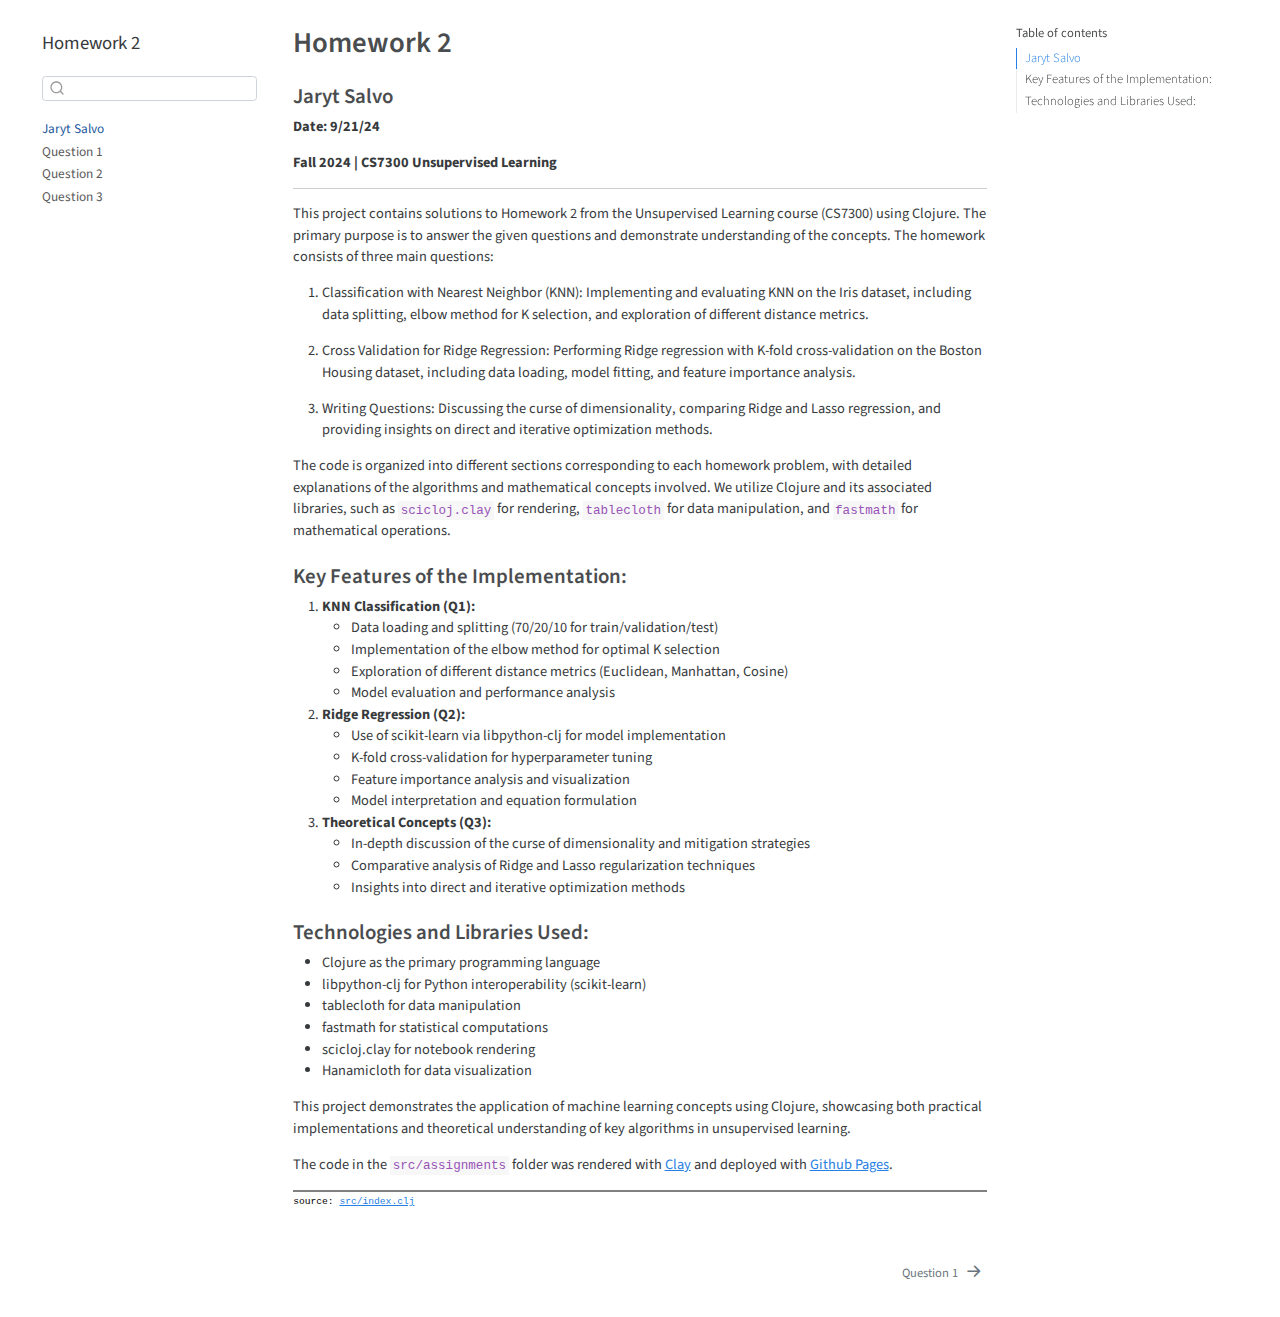
<file: docs/index.html>
<!DOCTYPE html>
<html xmlns="http://www.w3.org/1999/xhtml" lang="en" xml:lang="en"><head>

<meta charset="utf-8">
<meta name="generator" content="quarto-1.3.450">

<meta name="viewport" content="width=device-width, initial-scale=1.0, user-scalable=yes">


<title>Homework 2</title>
<style>
code{white-space: pre-wrap;}
span.smallcaps{font-variant: small-caps;}
div.columns{display: flex; gap: min(4vw, 1.5em);}
div.column{flex: auto; overflow-x: auto;}
div.hanging-indent{margin-left: 1.5em; text-indent: -1.5em;}
ul.task-list{list-style: none;}
ul.task-list li input[type="checkbox"] {
  width: 0.8em;
  margin: 0 0.8em 0.2em -1em; /* quarto-specific, see https://github.com/quarto-dev/quarto-cli/issues/4556 */ 
  vertical-align: middle;
}
</style>


<script src="site_libs/quarto-nav/quarto-nav.js"></script>
<script src="site_libs/quarto-nav/headroom.min.js"></script>
<script src="site_libs/clipboard/clipboard.min.js"></script>
<script src="site_libs/quarto-search/autocomplete.umd.js"></script>
<script src="site_libs/quarto-search/fuse.min.js"></script>
<script src="site_libs/quarto-search/quarto-search.js"></script>
<meta name="quarto:offset" content="./">
<link href="./assignments.hw2.q1.html" rel="next">
<script src="site_libs/quarto-html/quarto.js"></script>
<script src="site_libs/quarto-html/popper.min.js"></script>
<script src="site_libs/quarto-html/tippy.umd.min.js"></script>
<script src="site_libs/quarto-html/anchor.min.js"></script>
<link href="site_libs/quarto-html/tippy.css" rel="stylesheet">
<link href="site_libs/quarto-html/quarto-syntax-highlighting.css" rel="stylesheet" id="quarto-text-highlighting-styles">
<script src="site_libs/bootstrap/bootstrap.min.js"></script>
<link href="site_libs/bootstrap/bootstrap-icons.css" rel="stylesheet">
<link href="site_libs/bootstrap/bootstrap.min.css" rel="stylesheet" id="quarto-bootstrap" data-mode="light">
<script id="quarto-search-options" type="application/json">{
  "location": "sidebar",
  "copy-button": false,
  "collapse-after": 3,
  "panel-placement": "start",
  "type": "textbox",
  "limit": 20,
  "language": {
    "search-no-results-text": "No results",
    "search-matching-documents-text": "matching documents",
    "search-copy-link-title": "Copy link to search",
    "search-hide-matches-text": "Hide additional matches",
    "search-more-match-text": "more match in this document",
    "search-more-matches-text": "more matches in this document",
    "search-clear-button-title": "Clear",
    "search-detached-cancel-button-title": "Cancel",
    "search-submit-button-title": "Submit",
    "search-label": "Search"
  }
}</script>
<link rel="icon" href="data:,">


</head>

<body class="nav-sidebar floating">

<div id="quarto-search-results"></div>
  <header id="quarto-header" class="headroom fixed-top">
  <nav class="quarto-secondary-nav">
    <div class="container-fluid d-flex">
      <button type="button" class="quarto-btn-toggle btn" data-bs-toggle="collapse" data-bs-target="#quarto-sidebar,#quarto-sidebar-glass" aria-controls="quarto-sidebar" aria-expanded="false" aria-label="Toggle sidebar navigation" onclick="if (window.quartoToggleHeadroom) { window.quartoToggleHeadroom(); }">
        <i class="bi bi-layout-text-sidebar-reverse"></i>
      </button>
      <nav class="quarto-page-breadcrumbs" aria-label="breadcrumb"><ol class="breadcrumb"><li class="breadcrumb-item"><a href="./index.html"><span class="chapter-title">Jaryt Salvo</span></a></li></ol></nav>
      <a class="flex-grow-1" role="button" data-bs-toggle="collapse" data-bs-target="#quarto-sidebar,#quarto-sidebar-glass" aria-controls="quarto-sidebar" aria-expanded="false" aria-label="Toggle sidebar navigation" onclick="if (window.quartoToggleHeadroom) { window.quartoToggleHeadroom(); }">      
      </a>
      <button type="button" class="btn quarto-search-button" aria-label="" onclick="window.quartoOpenSearch();">
        <i class="bi bi-search"></i>
      </button>
    </div>
  </nav>
</header>
<!-- content -->
<div id="quarto-content" class="quarto-container page-columns page-rows-contents page-layout-article">
<!-- sidebar -->
  <nav id="quarto-sidebar" class="sidebar collapse collapse-horizontal sidebar-navigation floating overflow-auto">
    <div class="pt-lg-2 mt-2 text-left sidebar-header">
    <div class="sidebar-title mb-0 py-0">
      <a href="./">Homework 2</a> 
    </div>
      </div>
        <div class="mt-2 flex-shrink-0 align-items-center">
        <div class="sidebar-search">
        <div id="quarto-search" class="" title="Search"></div>
        </div>
        </div>
    <div class="sidebar-menu-container"> 
    <ul class="list-unstyled mt-1">
        <li class="sidebar-item">
  <div class="sidebar-item-container"> 
  <a href="./index.html" class="sidebar-item-text sidebar-link active"><span class="chapter-title">Jaryt Salvo</span></a>
  </div>
</li>
        <li class="sidebar-item">
  <div class="sidebar-item-container"> 
  <a href="./assignments.hw2.q1.html" class="sidebar-item-text sidebar-link"><span class="chapter-title">Question 1</span></a>
  </div>
</li>
        <li class="sidebar-item">
  <div class="sidebar-item-container"> 
  <a href="./assignments.hw2.q2.html" class="sidebar-item-text sidebar-link"><span class="chapter-title">Question 2</span></a>
  </div>
</li>
        <li class="sidebar-item">
  <div class="sidebar-item-container"> 
  <a href="./assignments.hw2.q3.html" class="sidebar-item-text sidebar-link"><span class="chapter-title">Question 3</span></a>
  </div>
</li>
    </ul>
    </div>
</nav>
<div id="quarto-sidebar-glass" data-bs-toggle="collapse" data-bs-target="#quarto-sidebar,#quarto-sidebar-glass"></div>
<!-- margin-sidebar -->
    <div id="quarto-margin-sidebar" class="sidebar margin-sidebar">
        <nav id="TOC" role="doc-toc" class="toc-active">
    <h2 id="toc-title">Table of contents</h2>
   
  <ul>
  <li><a href="#jaryt-salvo" id="toc-jaryt-salvo" class="nav-link active" data-scroll-target="#jaryt-salvo">Jaryt Salvo</a></li>
  <li><a href="#key-features-of-the-implementation" id="toc-key-features-of-the-implementation" class="nav-link" data-scroll-target="#key-features-of-the-implementation">Key Features of the Implementation:</a></li>
  <li><a href="#technologies-and-libraries-used" id="toc-technologies-and-libraries-used" class="nav-link" data-scroll-target="#technologies-and-libraries-used">Technologies and Libraries Used:</a></li>
  </ul>
</nav>
    </div>
<!-- main -->
<main class="content" id="quarto-document-content">

<header id="title-block-header" class="quarto-title-block default">
<div class="quarto-title">
<h1 class="title">Homework 2</h1>
</div>



<div class="quarto-title-meta">

    
  
    
  </div>
  

</header>

<style></style>
<style>.printedClojure .sourceCode {
  background-color: transparent;
  border-style: none;
}
</style>
<style>.clay-limit-image-width .clay-image {max-width: 100%}
.clay-side-by-side .sourceCode {margin: 0}
.clay-side-by-side {margin: 1em 0}
</style>
<script src="index_files/md-default0.js" type="text/javascript"></script>
<script src="index_files/md-default1.js" type="text/javascript"></script>
<section id="jaryt-salvo" class="level3">
<h3 class="anchored" data-anchor-id="jaryt-salvo">Jaryt Salvo</h3>
<p><strong>Date:</strong> <strong>9/21/24</strong></p>
<p><strong>Fall 2024 | CS7300 Unsupervised Learning</strong></p>
<hr>
<p>This project contains solutions to Homework 2 from the Unsupervised Learning course (CS7300) using Clojure. The primary purpose is to answer the given questions and demonstrate understanding of the concepts. The homework consists of three main questions:</p>
<ol type="1">
<li><p>Classification with Nearest Neighbor (KNN): Implementing and evaluating KNN on the Iris dataset, including data splitting, elbow method for K selection, and exploration of different distance metrics.</p></li>
<li><p>Cross Validation for Ridge Regression: Performing Ridge regression with K-fold cross-validation on the Boston Housing dataset, including data loading, model fitting, and feature importance analysis.</p></li>
<li><p>Writing Questions: Discussing the curse of dimensionality, comparing Ridge and Lasso regression, and providing insights on direct and iterative optimization methods.</p></li>
</ol>
<p>The code is organized into different sections corresponding to each homework problem, with detailed explanations of the algorithms and mathematical concepts involved. We utilize Clojure and its associated libraries, such as <code>scicloj.clay</code> for rendering, <code>tablecloth</code> for data manipulation, and <code>fastmath</code> for mathematical operations.</p>
</section>
<section id="key-features-of-the-implementation" class="level3">
<h3 class="anchored" data-anchor-id="key-features-of-the-implementation">Key Features of the Implementation:</h3>
<ol type="1">
<li><strong>KNN Classification (Q1):</strong>
<ul>
<li>Data loading and splitting (70/20/10 for train/validation/test)</li>
<li>Implementation of the elbow method for optimal K selection</li>
<li>Exploration of different distance metrics (Euclidean, Manhattan, Cosine)</li>
<li>Model evaluation and performance analysis</li>
</ul></li>
<li><strong>Ridge Regression (Q2):</strong>
<ul>
<li>Use of scikit-learn via libpython-clj for model implementation</li>
<li>K-fold cross-validation for hyperparameter tuning</li>
<li>Feature importance analysis and visualization</li>
<li>Model interpretation and equation formulation</li>
</ul></li>
<li><strong>Theoretical Concepts (Q3):</strong>
<ul>
<li>In-depth discussion of the curse of dimensionality and mitigation strategies</li>
<li>Comparative analysis of Ridge and Lasso regularization techniques</li>
<li>Insights into direct and iterative optimization methods</li>
</ul></li>
</ol>
</section>
<section id="technologies-and-libraries-used" class="level3">
<h3 class="anchored" data-anchor-id="technologies-and-libraries-used">Technologies and Libraries Used:</h3>
<ul>
<li>Clojure as the primary programming language</li>
<li>libpython-clj for Python interoperability (scikit-learn)</li>
<li>tablecloth for data manipulation</li>
<li>fastmath for statistical computations</li>
<li>scicloj.clay for notebook rendering</li>
<li>Hanamicloth for data visualization</li>
</ul>
<p>This project demonstrates the application of machine learning concepts using Clojure, showcasing both practical implementations and theoretical understanding of key algorithms in unsupervised learning.</p>
<p>The code in the <code>src/assignments</code> folder was rendered with <a href="https://scicloj.github.io/clay/">Clay</a> and deployed with <a href="https://pages.github.com/">Github Pages</a>.</p>
<div style="background-color:grey;height:2px;width:100%;"></div>
<div><pre><small><small>source: <a href="https://github.com/adabwana/f24-cs7300-hw2/blob/master/src/index.clj">src/index.clj</a></small></small></pre></div>


</section>

</main> <!-- /main -->
<script id="quarto-html-after-body" type="application/javascript">
window.document.addEventListener("DOMContentLoaded", function (event) {
  const toggleBodyColorMode = (bsSheetEl) => {
    const mode = bsSheetEl.getAttribute("data-mode");
    const bodyEl = window.document.querySelector("body");
    if (mode === "dark") {
      bodyEl.classList.add("quarto-dark");
      bodyEl.classList.remove("quarto-light");
    } else {
      bodyEl.classList.add("quarto-light");
      bodyEl.classList.remove("quarto-dark");
    }
  }
  const toggleBodyColorPrimary = () => {
    const bsSheetEl = window.document.querySelector("link#quarto-bootstrap");
    if (bsSheetEl) {
      toggleBodyColorMode(bsSheetEl);
    }
  }
  toggleBodyColorPrimary();  
  const icon = "";
  const anchorJS = new window.AnchorJS();
  anchorJS.options = {
    placement: 'right',
    icon: icon
  };
  anchorJS.add('.anchored');
  const isCodeAnnotation = (el) => {
    for (const clz of el.classList) {
      if (clz.startsWith('code-annotation-')) {                     
        return true;
      }
    }
    return false;
  }
  const clipboard = new window.ClipboardJS('.code-copy-button', {
    text: function(trigger) {
      const codeEl = trigger.previousElementSibling.cloneNode(true);
      for (const childEl of codeEl.children) {
        if (isCodeAnnotation(childEl)) {
          childEl.remove();
        }
      }
      return codeEl.innerText;
    }
  });
  clipboard.on('success', function(e) {
    // button target
    const button = e.trigger;
    // don't keep focus
    button.blur();
    // flash "checked"
    button.classList.add('code-copy-button-checked');
    var currentTitle = button.getAttribute("title");
    button.setAttribute("title", "Copied!");
    let tooltip;
    if (window.bootstrap) {
      button.setAttribute("data-bs-toggle", "tooltip");
      button.setAttribute("data-bs-placement", "left");
      button.setAttribute("data-bs-title", "Copied!");
      tooltip = new bootstrap.Tooltip(button, 
        { trigger: "manual", 
          customClass: "code-copy-button-tooltip",
          offset: [0, -8]});
      tooltip.show();    
    }
    setTimeout(function() {
      if (tooltip) {
        tooltip.hide();
        button.removeAttribute("data-bs-title");
        button.removeAttribute("data-bs-toggle");
        button.removeAttribute("data-bs-placement");
      }
      button.setAttribute("title", currentTitle);
      button.classList.remove('code-copy-button-checked');
    }, 1000);
    // clear code selection
    e.clearSelection();
  });
  function tippyHover(el, contentFn) {
    const config = {
      allowHTML: true,
      content: contentFn,
      maxWidth: 500,
      delay: 100,
      arrow: false,
      appendTo: function(el) {
          return el.parentElement;
      },
      interactive: true,
      interactiveBorder: 10,
      theme: 'quarto',
      placement: 'bottom-start'
    };
    window.tippy(el, config); 
  }
  const noterefs = window.document.querySelectorAll('a[role="doc-noteref"]');
  for (var i=0; i<noterefs.length; i++) {
    const ref = noterefs[i];
    tippyHover(ref, function() {
      // use id or data attribute instead here
      let href = ref.getAttribute('data-footnote-href') || ref.getAttribute('href');
      try { href = new URL(href).hash; } catch {}
      const id = href.replace(/^#\/?/, "");
      const note = window.document.getElementById(id);
      return note.innerHTML;
    });
  }
      let selectedAnnoteEl;
      const selectorForAnnotation = ( cell, annotation) => {
        let cellAttr = 'data-code-cell="' + cell + '"';
        let lineAttr = 'data-code-annotation="' +  annotation + '"';
        const selector = 'span[' + cellAttr + '][' + lineAttr + ']';
        return selector;
      }
      const selectCodeLines = (annoteEl) => {
        const doc = window.document;
        const targetCell = annoteEl.getAttribute("data-target-cell");
        const targetAnnotation = annoteEl.getAttribute("data-target-annotation");
        const annoteSpan = window.document.querySelector(selectorForAnnotation(targetCell, targetAnnotation));
        const lines = annoteSpan.getAttribute("data-code-lines").split(",");
        const lineIds = lines.map((line) => {
          return targetCell + "-" + line;
        })
        let top = null;
        let height = null;
        let parent = null;
        if (lineIds.length > 0) {
            //compute the position of the single el (top and bottom and make a div)
            const el = window.document.getElementById(lineIds[0]);
            top = el.offsetTop;
            height = el.offsetHeight;
            parent = el.parentElement.parentElement;
          if (lineIds.length > 1) {
            const lastEl = window.document.getElementById(lineIds[lineIds.length - 1]);
            const bottom = lastEl.offsetTop + lastEl.offsetHeight;
            height = bottom - top;
          }
          if (top !== null && height !== null && parent !== null) {
            // cook up a div (if necessary) and position it 
            let div = window.document.getElementById("code-annotation-line-highlight");
            if (div === null) {
              div = window.document.createElement("div");
              div.setAttribute("id", "code-annotation-line-highlight");
              div.style.position = 'absolute';
              parent.appendChild(div);
            }
            div.style.top = top - 2 + "px";
            div.style.height = height + 4 + "px";
            let gutterDiv = window.document.getElementById("code-annotation-line-highlight-gutter");
            if (gutterDiv === null) {
              gutterDiv = window.document.createElement("div");
              gutterDiv.setAttribute("id", "code-annotation-line-highlight-gutter");
              gutterDiv.style.position = 'absolute';
              const codeCell = window.document.getElementById(targetCell);
              const gutter = codeCell.querySelector('.code-annotation-gutter');
              gutter.appendChild(gutterDiv);
            }
            gutterDiv.style.top = top - 2 + "px";
            gutterDiv.style.height = height + 4 + "px";
          }
          selectedAnnoteEl = annoteEl;
        }
      };
      const unselectCodeLines = () => {
        const elementsIds = ["code-annotation-line-highlight", "code-annotation-line-highlight-gutter"];
        elementsIds.forEach((elId) => {
          const div = window.document.getElementById(elId);
          if (div) {
            div.remove();
          }
        });
        selectedAnnoteEl = undefined;
      };
      // Attach click handler to the DT
      const annoteDls = window.document.querySelectorAll('dt[data-target-cell]');
      for (const annoteDlNode of annoteDls) {
        annoteDlNode.addEventListener('click', (event) => {
          const clickedEl = event.target;
          if (clickedEl !== selectedAnnoteEl) {
            unselectCodeLines();
            const activeEl = window.document.querySelector('dt[data-target-cell].code-annotation-active');
            if (activeEl) {
              activeEl.classList.remove('code-annotation-active');
            }
            selectCodeLines(clickedEl);
            clickedEl.classList.add('code-annotation-active');
          } else {
            // Unselect the line
            unselectCodeLines();
            clickedEl.classList.remove('code-annotation-active');
          }
        });
      }
  const findCites = (el) => {
    const parentEl = el.parentElement;
    if (parentEl) {
      const cites = parentEl.dataset.cites;
      if (cites) {
        return {
          el,
          cites: cites.split(' ')
        };
      } else {
        return findCites(el.parentElement)
      }
    } else {
      return undefined;
    }
  };
  var bibliorefs = window.document.querySelectorAll('a[role="doc-biblioref"]');
  for (var i=0; i<bibliorefs.length; i++) {
    const ref = bibliorefs[i];
    const citeInfo = findCites(ref);
    if (citeInfo) {
      tippyHover(citeInfo.el, function() {
        var popup = window.document.createElement('div');
        citeInfo.cites.forEach(function(cite) {
          var citeDiv = window.document.createElement('div');
          citeDiv.classList.add('hanging-indent');
          citeDiv.classList.add('csl-entry');
          var biblioDiv = window.document.getElementById('ref-' + cite);
          if (biblioDiv) {
            citeDiv.innerHTML = biblioDiv.innerHTML;
          }
          popup.appendChild(citeDiv);
        });
        return popup.innerHTML;
      });
    }
  }
});
</script>
<nav class="page-navigation">
  <div class="nav-page nav-page-previous">
  </div>
  <div class="nav-page nav-page-next">
      <a href="./assignments.hw2.q1.html" class="pagination-link">
        <span class="nav-page-text"><span class="chapter-title">Question 1</span></span> <i class="bi bi-arrow-right-short"></i>
      </a>
  </div>
</nav>
</div> <!-- /content -->



</body></html>
</file>
<file: docs/site_libs/quarto-html/tippy.css>
.tippy-box[data-animation=fade][data-state=hidden]{opacity:0}[data-tippy-root]{max-width:calc(100vw - 10px)}.tippy-box{position:relative;background-color:#333;color:#fff;border-radius:4px;font-size:14px;line-height:1.4;white-space:normal;outline:0;transition-property:transform,visibility,opacity}.tippy-box[data-placement^=top]>.tippy-arrow{bottom:0}.tippy-box[data-placement^=top]>.tippy-arrow:before{bottom:-7px;left:0;border-width:8px 8px 0;border-top-color:initial;transform-origin:center top}.tippy-box[data-placement^=bottom]>.tippy-arrow{top:0}.tippy-box[data-placement^=bottom]>.tippy-arrow:before{top:-7px;left:0;border-width:0 8px 8px;border-bottom-color:initial;transform-origin:center bottom}.tippy-box[data-placement^=left]>.tippy-arrow{right:0}.tippy-box[data-placement^=left]>.tippy-arrow:before{border-width:8px 0 8px 8px;border-left-color:initial;right:-7px;transform-origin:center left}.tippy-box[data-placement^=right]>.tippy-arrow{left:0}.tippy-box[data-placement^=right]>.tippy-arrow:before{left:-7px;border-width:8px 8px 8px 0;border-right-color:initial;transform-origin:center right}.tippy-box[data-inertia][data-state=visible]{transition-timing-function:cubic-bezier(.54,1.5,.38,1.11)}.tippy-arrow{width:16px;height:16px;color:#333}.tippy-arrow:before{content:"";position:absolute;border-color:transparent;border-style:solid}.tippy-content{position:relative;padding:5px 9px;z-index:1}
</file>
<file: docs/site_libs/quarto-html/quarto-syntax-highlighting.css>
/* quarto syntax highlight colors */
:root {
  --quarto-hl-ot-color: #003B4F;
  --quarto-hl-at-color: #657422;
  --quarto-hl-ss-color: #20794D;
  --quarto-hl-an-color: #5E5E5E;
  --quarto-hl-fu-color: #4758AB;
  --quarto-hl-st-color: #20794D;
  --quarto-hl-cf-color: #003B4F;
  --quarto-hl-op-color: #5E5E5E;
  --quarto-hl-er-color: #AD0000;
  --quarto-hl-bn-color: #AD0000;
  --quarto-hl-al-color: #AD0000;
  --quarto-hl-va-color: #111111;
  --quarto-hl-bu-color: inherit;
  --quarto-hl-ex-color: inherit;
  --quarto-hl-pp-color: #AD0000;
  --quarto-hl-in-color: #5E5E5E;
  --quarto-hl-vs-color: #20794D;
  --quarto-hl-wa-color: #5E5E5E;
  --quarto-hl-do-color: #5E5E5E;
  --quarto-hl-im-color: #00769E;
  --quarto-hl-ch-color: #20794D;
  --quarto-hl-dt-color: #AD0000;
  --quarto-hl-fl-color: #AD0000;
  --quarto-hl-co-color: #5E5E5E;
  --quarto-hl-cv-color: #5E5E5E;
  --quarto-hl-cn-color: #8f5902;
  --quarto-hl-sc-color: #5E5E5E;
  --quarto-hl-dv-color: #AD0000;
  --quarto-hl-kw-color: #003B4F;
}

/* other quarto variables */
:root {
  --quarto-font-monospace: SFMono-Regular, Menlo, Monaco, Consolas, "Liberation Mono", "Courier New", monospace;
}

pre > code.sourceCode > span {
  color: #003B4F;
}

code span {
  color: #003B4F;
}

code.sourceCode > span {
  color: #003B4F;
}

div.sourceCode,
div.sourceCode pre.sourceCode {
  color: #003B4F;
}

code span.ot {
  color: #003B4F;
  font-style: inherit;
}

code span.at {
  color: #657422;
  font-style: inherit;
}

code span.ss {
  color: #20794D;
  font-style: inherit;
}

code span.an {
  color: #5E5E5E;
  font-style: inherit;
}

code span.fu {
  color: #4758AB;
  font-style: inherit;
}

code span.st {
  color: #20794D;
  font-style: inherit;
}

code span.cf {
  color: #003B4F;
  font-style: inherit;
}

code span.op {
  color: #5E5E5E;
  font-style: inherit;
}

code span.er {
  color: #AD0000;
  font-style: inherit;
}

code span.bn {
  color: #AD0000;
  font-style: inherit;
}

code span.al {
  color: #AD0000;
  font-style: inherit;
}

code span.va {
  color: #111111;
  font-style: inherit;
}

code span.bu {
  font-style: inherit;
}

code span.ex {
  font-style: inherit;
}

code span.pp {
  color: #AD0000;
  font-style: inherit;
}

code span.in {
  color: #5E5E5E;
  font-style: inherit;
}

code span.vs {
  color: #20794D;
  font-style: inherit;
}

code span.wa {
  color: #5E5E5E;
  font-style: italic;
}

code span.do {
  color: #5E5E5E;
  font-style: italic;
}

code span.im {
  color: #00769E;
  font-style: inherit;
}

code span.ch {
  color: #20794D;
  font-style: inherit;
}

code span.dt {
  color: #AD0000;
  font-style: inherit;
}

code span.fl {
  color: #AD0000;
  font-style: inherit;
}

code span.co {
  color: #5E5E5E;
  font-style: inherit;
}

code span.cv {
  color: #5E5E5E;
  font-style: italic;
}

code span.cn {
  color: #8f5902;
  font-style: inherit;
}

code span.sc {
  color: #5E5E5E;
  font-style: inherit;
}

code span.dv {
  color: #AD0000;
  font-style: inherit;
}

code span.kw {
  color: #003B4F;
  font-style: inherit;
}

.prevent-inlining {
  content: "</";
}

/*# sourceMappingURL=debc5d5d77c3f9108843748ff7464032.css.map */
</file>
